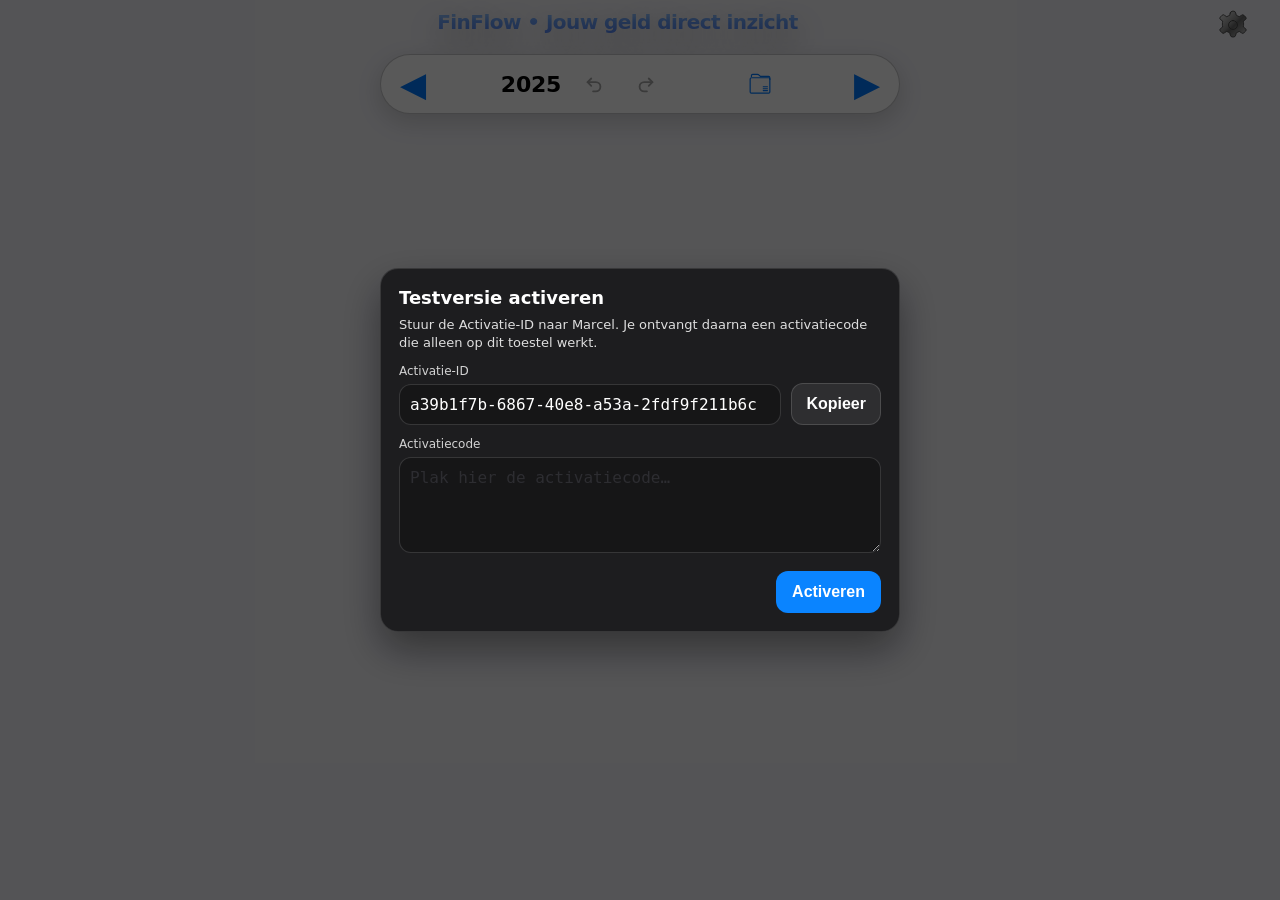
<file: index.html>
<!DOCTYPE html>
<html lang="nl">
<head>
  <meta charset="UTF-8" />
  <meta name="viewport" content="width=device-width, initial-scale=1, maximum-scale=1, user-scalable=no, viewport-fit=cover">
  <title>FinFlow</title>
  <link rel="stylesheet" href="app.css" />
  <link rel="stylesheet" href="styles/components/nav.css" />
  <link rel="manifest" href="./manifest.json" />
  <meta name="theme-color" content="#000000" />
  <link rel="apple-touch-icon" sizes="180x180" href="./images/apple-touch-icon.png" />
  <meta name="apple-mobile-web-app-capable" content="yes" />
  <meta name="mobile-web-app-capable" content="yes" />
  <meta name="apple-mobile-web-app-status-bar-style" content="black-translucent" />
  <link rel="icon" type="image/png" sizes="192x192" href="./images/icon-192.png" />
  <link rel="icon" type="image/png" sizes="512x512" href="./images/icon-512.png" />
</head>

<body>
  <script type="module">
    import { UNDO_SVG, REDO_SVG, GEAR_SVG, FOLDER_SVG } from "./scripts/ui/components/icons.js";
    
    document.addEventListener('DOMContentLoaded', () => {
      const undoBtn = document.getElementById('undoBtn');
      const redoBtn = document.getElementById('redoBtn');
      const mainsettings = document.getElementById('mainsettings');
      const settingsBtn = document.getElementById('settingsBtn');
      
      if (undoBtn) undoBtn.innerHTML = UNDO_SVG;
      if (redoBtn) redoBtn.innerHTML = REDO_SVG;
      if (redoBtn) redoBtn.innerHTML = REDO_SVG;
      if (mainsettings) mainsettings.innerHTML = GEAR_SVG;
      if (settingsBtn) settingsBtn.innerHTML = FOLDER_SVG;
    });
  </script>

  <div id="welcomeOverlay" class="ff-esc-disabled ff-popup-overlay ff-welcome-overlay ff-overlay-center hidden">
    <div class="ff-welcome-panel">
      <div class="welcome-logo">
        <img src="./images/logo.png" alt="FinFlow Logo" class="welcome-logo-img" />
      </div>
      <p class="ff-welcome-tagline" data-i18n="wizard.welcome.tagline"></p>
      <button id="welcomeStartBtn" class="ff-btn ff-btn--primary" data-i18n="wizard.welcome.button"></button>
    </div>
  </div>

  <!--
    Sticky top-area: header + nav-pill must stay in place while
    the year overview + month cards can be vertically swiped.
  -->
  <div id="ffTopArea" class="ff-top-area">

  <header style="position: relative; padding: calc(env(safe-area-inset-top, 0px) + 10px) 16px 10px 16px;">
    <h1 data-i18n="common.app_title" style="margin: 0; padding-right: 45px;"></h1>
    <button id="mainsettings" class="icon-btn" type="button" style="position: absolute; right: 16px; top: calc(env(safe-area-inset-top, 0px) + 10px); background: none; border: none; cursor: pointer;"></button>
  </header>

  <div id="devPanel" class="dev-panel" style="display:none;">
    <button id="devExportBtn" data-i18n="common.export_data"></button>
    <button id="devImportBtn" data-i18n="common.import_data"></button>
    <input type="file" id="importFileInput" accept="application/json" style="display:none;">
  </div>

  <div id="yearNavPill" class="nav-pill">
    <div id="navZoneLeft" class="nav-zone">
        <button id="prevYearBtn" class="year-arrow">◀</button>
    </div>

    <div id="navZoneCenter" class="nav-zone">
        <span id="currentYear">2025</span>
        <button id="undoBtn" class="icon-btn nav-icon-btn" type="button" disabled aria-disabled="true"></button>
        <button id="redoBtn" class="icon-btn nav-icon-btn" type="button" disabled aria-disabled="true"></button>
        <button id="scenariosBtn" class="icon-btn nav-icon-btn" type="button"></button>
        <button id="settingsBtn" class="icon-btn" type="button"></button>
    </div>

    <div id="navZoneRight" class="nav-zone">
        <button id="nextYearBtn" class="year-arrow">▶</button>
    </div>
  </div>

  </div>

  <!-- Scroll container: ONLY this area should scroll on vertical swipe -->
  <main id="ffScrollArea" class="ff-scroll-area">

  <div class="table-container ff-year-cards-container">
    <table class="year-grid ff-year-cards-table"> 
      <thead>
        <tr>
          <th data-i18n="table.headers.month"></th>
          <th data-i18n="table.headers.income"></th>
          <th data-i18n="table.headers.expense"></th>
          <th class="saving-cell" data-i18n="table.headers.savings"></th>
          <th data-i18n="table.headers.bank_balance"></th> 
          <th data-i18n="table.headers.savings_balance"></th> 
        </tr>
      </thead>
      <tbody id="yearTableBody"></tbody>
      <tfoot>
        <tr id="yearTotalRow"></tr> 
      </tfoot>
    </table>
  </div>

  </main>

  <div id="setupOverlay" class="ff-popup-overlay ff-popup-overlay--wizard" style="display:none;">
    <div id="setupSheet" class="ff-popup ff-popup--wizard ff-popup--beginsaldo">
      <div class="ff-popup__header">
        <h2 id="setupTitle" class="ff-popup__title" data-i18n="wizard.steps.balance_title"></h2>
      </div>
      <div class="ff-popup__body">
        <label class="ff-field ff-field--full">
          <span class="ff-field__label" data-i18n="common.bank_account"></span>
          <input id="setupBankInput" type="number" inputmode="decimal" step="0.01" min="0" class="ff-input ff-input--number ff-input--beginsaldo" />
        </label>
        <p class="ff-popup__hint" data-i18n="wizard.steps.balance_desc"></p>
      </div>
      <div class="ff-popup__footer">
        <button type="button" id="setupCancelBtn" class="ff-btn ff-btn--secondary" data-i18n="common.cancel"></button>
        <button type="button" id="setupSaveBtn" class="ff-btn ff-btn--primary" data-i18n="common.save"></button>
      </div>
    </div>
  </div>

  <div id="sheetOverlay" class="ff-popup-overlay" style="display: none;">
    <div id="sheetForm"></div>
  </div>

  <script type="module" src="scripts/main.js"></script>

  <script>
    document.getElementById("mainsettings").onclick = () => {
      const p = document.getElementById("devPanel");
      p.style.display = (p.style.display === "none" || p.style.display === "") ? "block" : "none";
    };
  </script>
</body>
</html>
</file>
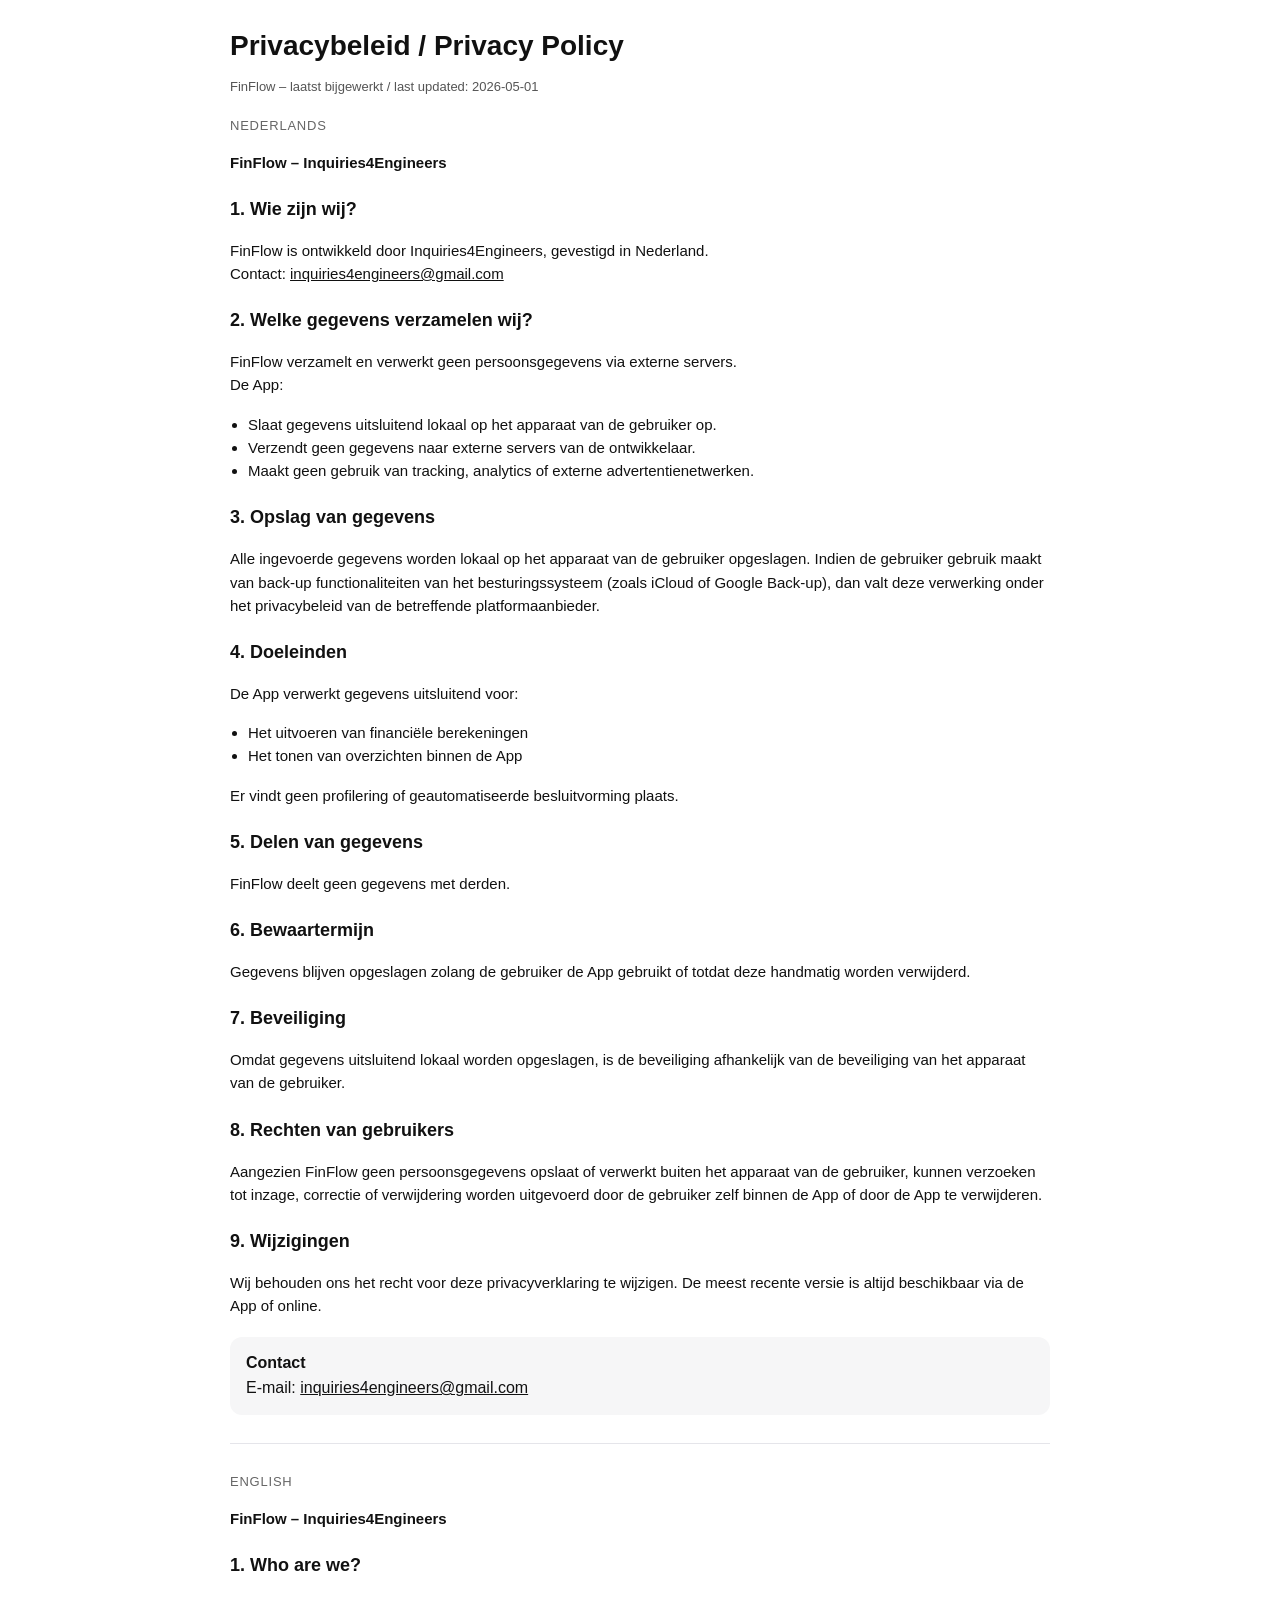
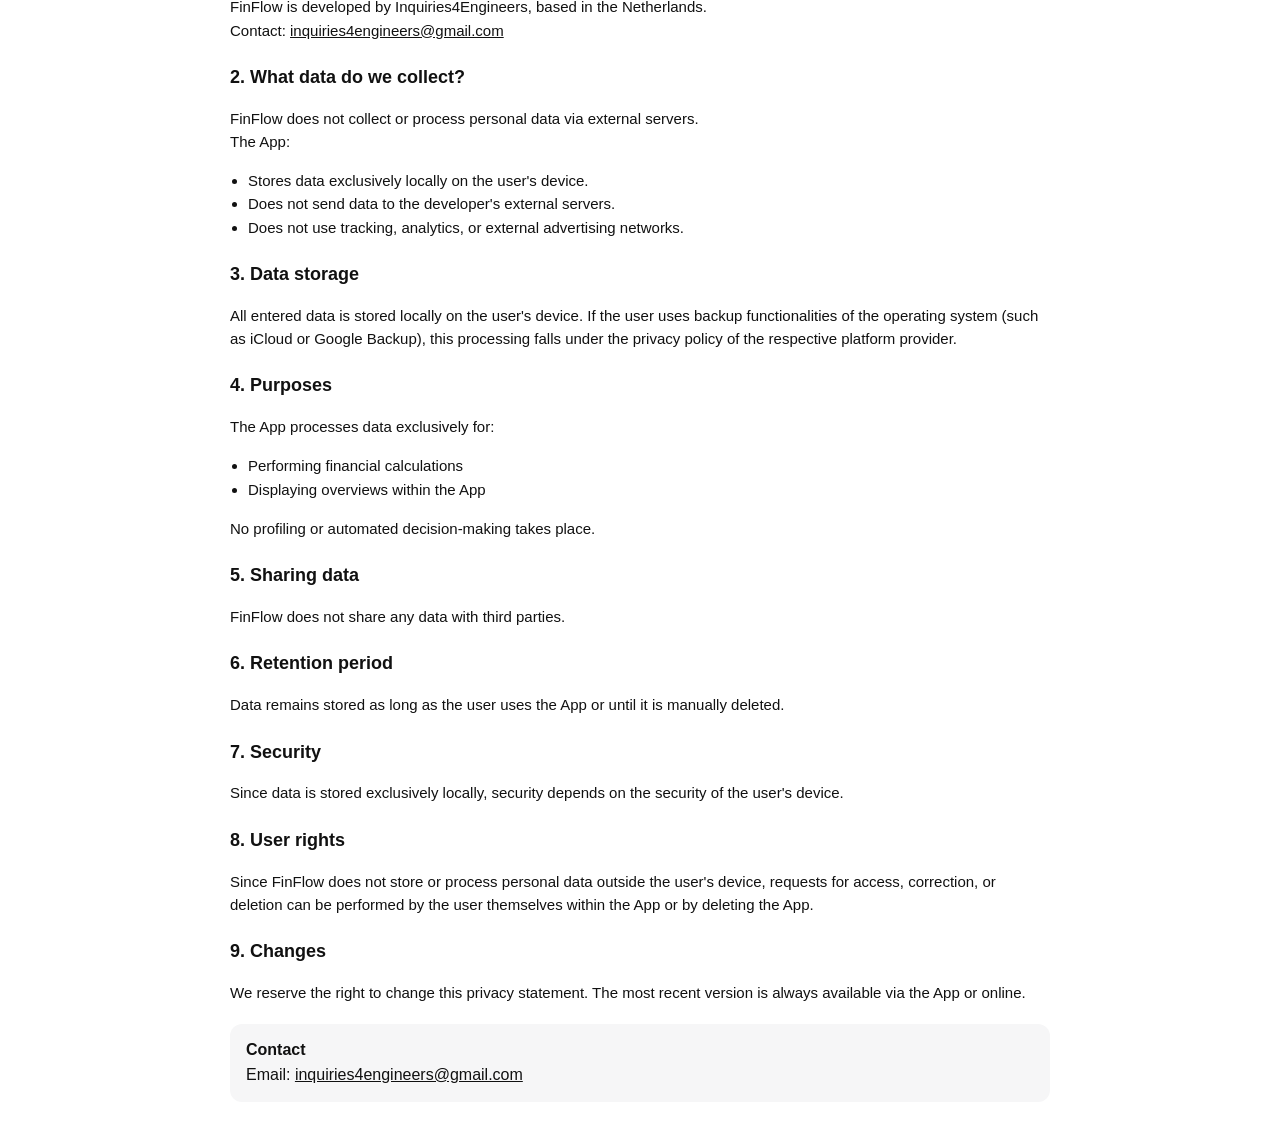
<file: lang/privacy.html>
<!doctype html>
<html lang="nl">
<head>
  <meta charset="utf-8" />
  <meta name="viewport" content="width=device-width, initial-scale=1" />
  <title>FinFlow – Privacybeleid / Privacy Policy</title>
  <style>
    body { font-family: -apple-system, BlinkMacSystemFont, "Segoe UI", Roboto, Arial, sans-serif; line-height: 1.55; margin: 0; padding: 24px; color: #111; background: #fff; }
    main { max-width: 820px; margin: 0 auto; }
    h1 { font-size: 28px; margin: 0 0 10px; }
    h2 { font-size: 18px; margin: 22px 0 8px; }
    p, li { font-size: 15px; }
    ul { padding-left: 18px; }
    .meta { color: #555; font-size: 13px; margin-bottom: 18px; }
    a { color: inherit; }
    .box { background: #f6f6f7; border-radius: 12px; padding: 14px 16px; }
    .divider { margin: 28px 0; border: 0; border-top: 1px solid #e5e5ea; }
    .lang-label { font-size: 13px; color: #666; margin: 0 0 6px; text-transform: uppercase; letter-spacing: .06em; }
    .ff-topbar { position: sticky; top: 0; z-index: 10; background: #fff; border-bottom: 1px solid #e5e5ea; padding: 10px 12px; }
    .ff-topbar__inner { max-width: 820px; margin: 0 auto; display: flex; align-items: center; gap: 10px; }
    .ff-topbar__btn { -webkit-appearance: none; appearance: none; border: 1px solid #d1d1d6; background: #f6f6f7; color: #111; border-radius: 10px; padding: 8px 10px; font-size: 14px; font-weight: 600; cursor: pointer; }
    .ff-topbar__title { font-size: 14px; color: #555; }
  </style>
</head>
<body>
  <main>
    <h1>Privacybeleid / Privacy Policy</h1>
    <div class="meta">FinFlow – laatst bijgewerkt / last updated: <span id="lastUpdated">2026-05-01</span></div>

    <div>
      <div class="lang-label">Nederlands</div>
      <p><strong>FinFlow – Inquiries4Engineers</strong></p>

      <h2>1. Wie zijn wij?</h2>
      <p>FinFlow is ontwikkeld door Inquiries4Engineers, gevestigd in Nederland.<br />Contact: <a href="mailto:inquiries4engineers@gmail.com">inquiries4engineers@gmail.com</a></p>

      <h2>2. Welke gegevens verzamelen wij?</h2>
      <p>FinFlow verzamelt en verwerkt geen persoonsgegevens via externe servers.<br />De App:</p>
      <ul>
        <li>Slaat gegevens uitsluitend lokaal op het apparaat van de gebruiker op.</li>
        <li>Verzendt geen gegevens naar externe servers van de ontwikkelaar.</li>
        <li>Maakt geen gebruik van tracking, analytics of externe advertentienetwerken.</li>
      </ul>

      <h2>3. Opslag van gegevens</h2>
      <p>Alle ingevoerde gegevens worden lokaal op het apparaat van de gebruiker opgeslagen. Indien de gebruiker gebruik maakt van back-up functionaliteiten van het besturingssysteem (zoals iCloud of Google Back-up), dan valt deze verwerking onder het privacybeleid van de betreffende platformaanbieder.</p>

      <h2>4. Doeleinden</h2>
      <p>De App verwerkt gegevens uitsluitend voor:</p>
      <ul>
        <li>Het uitvoeren van financiële berekeningen</li>
        <li>Het tonen van overzichten binnen de App</li>
      </ul>
      <p>Er vindt geen profilering of geautomatiseerde besluitvorming plaats.</p>

      <h2>5. Delen van gegevens</h2>
      <p>FinFlow deelt geen gegevens met derden.</p>

      <h2>6. Bewaartermijn</h2>
      <p>Gegevens blijven opgeslagen zolang de gebruiker de App gebruikt of totdat deze handmatig worden verwijderd.</p>

      <h2>7. Beveiliging</h2>
      <p>Omdat gegevens uitsluitend lokaal worden opgeslagen, is de beveiliging afhankelijk van de beveiliging van het apparaat van de gebruiker.</p>

      <h2>8. Rechten van gebruikers</h2>
      <p>Aangezien FinFlow geen persoonsgegevens opslaat of verwerkt buiten het apparaat van de gebruiker, kunnen verzoeken tot inzage, correctie of verwijdering worden uitgevoerd door de gebruiker zelf binnen de App of door de App te verwijderen.</p>

      <h2>9. Wijzigingen</h2>
      <p>Wij behouden ons het recht voor deze privacyverklaring te wijzigen. De meest recente versie is altijd beschikbaar via de App of online.</p>

      <div class="box" style="margin-top:20px;">
        <strong>Contact</strong><br />
        E-mail: <a href="mailto:inquiries4engineers@gmail.com">inquiries4engineers@gmail.com</a>
      </div>
    </div>

    <hr class="divider" />

    <div lang="en">
      <div class="lang-label">English</div>
      <p><strong>FinFlow – Inquiries4Engineers</strong></p>

      <h2>1. Who are we?</h2>
      <p>FinFlow is developed by Inquiries4Engineers, based in the Netherlands.<br />Contact: <a href="mailto:inquiries4engineers@gmail.com">inquiries4engineers@gmail.com</a></p>

      <h2>2. What data do we collect?</h2>
      <p>FinFlow does not collect or process personal data via external servers.<br />The App:</p>
      <ul>
        <li>Stores data exclusively locally on the user's device.</li>
        <li>Does not send data to the developer's external servers.</li>
        <li>Does not use tracking, analytics, or external advertising networks.</li>
      </ul>

      <h2>3. Data storage</h2>
      <p>All entered data is stored locally on the user's device. If the user uses backup functionalities of the operating system (such as iCloud or Google Backup), this processing falls under the privacy policy of the respective platform provider.</p>

      <h2>4. Purposes</h2>
      <p>The App processes data exclusively for:</p>
      <ul>
        <li>Performing financial calculations</li>
        <li>Displaying overviews within the App</li>
      </ul>
      <p>No profiling or automated decision-making takes place.</p>

      <h2>5. Sharing data</h2>
      <p>FinFlow does not share any data with third parties.</p>

      <h2>6. Retention period</h2>
      <p>Data remains stored as long as the user uses the App or until it is manually deleted.</p>

      <h2>7. Security</h2>
      <p>Since data is stored exclusively locally, security depends on the security of the user's device.</p>

      <h2>8. User rights</h2>
      <p>Since FinFlow does not store or process personal data outside the user's device, requests for access, correction, or deletion can be performed by the user themselves within the App or by deleting the App.</p>

      <h2>9. Changes</h2>
      <p>We reserve the right to change this privacy statement. The most recent version is always available via the App or online.</p>

      <div class="box" style="margin-top:20px;">
        <strong>Contact</strong><br />
        Email: <a href="mailto:inquiries4engineers@gmail.com">inquiries4engineers@gmail.com</a>
      </div>
    </div>
  </main>

  <script>
    document.getElementById("lastUpdated").textContent = "2026-05-01";
  </script>

  <script>
  (function () {
    try {
      var params = new URLSearchParams(window.location.search || "");
      if (params.get("from") !== "finflow") return;

      var bar = document.createElement("div");
      bar.className = "ff-topbar";
      bar.innerHTML = '<div class="ff-topbar__inner">' +
        '<button type="button" class="ff-topbar__btn" id="ffBackBtn">Terug naar FinFlow / Back to FinFlow</button>' +
        '<span class="ff-topbar__title">Privacybeleid / Privacy Policy</span>' +
      '</div>';

      document.body.insertBefore(bar, document.body.firstChild);

      var btn = document.getElementById("ffBackBtn");
      if (!btn) return;

      btn.addEventListener("click", function () {
        if (window.history && window.history.length > 1) {
          window.history.back();
          return;
        }
        window.location.href = "../index.html";
      });
    } catch (e) {}
  })();
  </script>
</body>
</html>
</file>
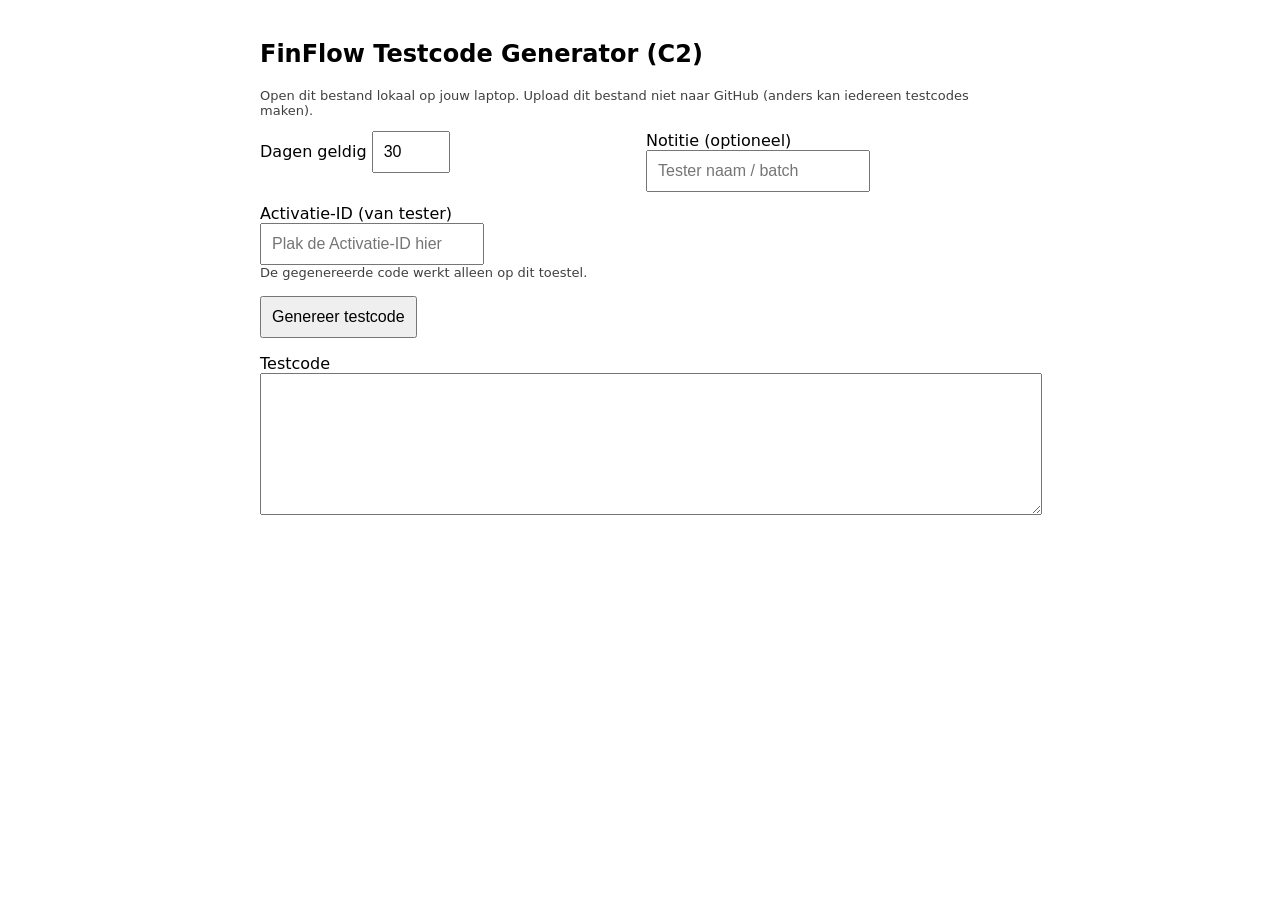
<file: tools/ff-gen-9xK4Q2.html>
<!doctype html>
<html lang="nl">
<head>
  <meta charset="utf-8"/>
  <meta name="viewport" content="width=device-width, initial-scale=1, maximum-scale=1"/>
  <title>FinFlow Testcode Generator (C2)</title>
  <style>
    body{font-family: -apple-system, system-ui, Segoe UI, Roboto, Arial; padding:20px; max-width: 760px; margin:0 auto;}
    input, textarea, button{font-size:16px; padding:10px;}
    .row{display:flex; gap:12px; flex-wrap:wrap;}
    .col{flex:1 1 260px;}
    textarea{width:100%; height:120px;}
    button{cursor:pointer;}
    .hint{opacity:.75; font-size:13px;}
    .code{font-family: ui-monospace, SFMono-Regular, Menlo, monospace;}
  </style>
</head>
<body>
  <h2>FinFlow Testcode Generator (C2)</h2>
  <p class="hint">Open dit bestand lokaal op jouw laptop. Upload dit bestand niet naar GitHub (anders kan iedereen testcodes maken).</p>

  <div class="row">
    <div class="col">
      <label>Dagen geldig</label<br/>
      <input id="days" type="number" value="30" min="1" max="365"/>
    </div>
    <div class="col">
      <label>Notitie (optioneel)</label><br/>
      <input id="note" type="text" placeholder="Tester naam / batch"/>
    </div>
    <div class="col">
      <label>Activatie-ID (van tester)</label><br/>
      <input id="deviceId" type="text" placeholder="Plak de Activatie-ID hier"/>
      <div class="hint">De gegenereerde code werkt alleen op dit toestel.</div>
    </div>
  </div>

  <p></p>
  <button id="gen">Genereer testcode</button>

  <p></p>
  <label>Testcode</label>
  <textarea id="out" class="code" readonly></textarea>

  <script type="module">
    const SECRET = "FF_TEST_SECRET_V1_CHANGE_ME";
    function base64UrlEncode(str) {
      const b64 = btoa(unescape(encodeURIComponent(str)));
      return b64.replace(/\+/g,'-').replace(/\//g,'_').replace(/=+$/,'');
    }
    async function hmacSha256Base64Url(messageB64Url) {
  // Prefer WebCrypto when available (secure contexts), otherwise fall back to a pure-JS implementation.
  try {
    if (typeof crypto !== "undefined" && crypto.subtle) {
      const enc = new TextEncoder();
      const key = await crypto.subtle.importKey(
        "raw",
        enc.encode(SECRET),
        { name: "HMAC", hash: "SHA-256" },
        false,
        ["sign","verify"]
      );
      const sig = await crypto.subtle.sign("HMAC", key, enc.encode(messageB64Url));
      const bytes = new Uint8Array(sig);
      let binary = "";
      for (let i=0;i<bytes.length;i++) binary += String.fromCharCode(bytes[i]);
      return btoa(binary).replace(/\+/g,'-').replace(/\//g,'_').replace(/=+$/,'');
    }
  } catch (e) {
    // fall through to JS implementation
  }

  // --- Pure JS SHA-256 + HMAC (works on http:// IP / file:// where WebCrypto may be unavailable) ---
  const enc = new TextEncoder();
  const keyBytes = enc.encode(SECRET);
  const msgBytes = enc.encode(messageB64Url);

  function rotr(n, x) { return (x >>> n) | (x << (32 - n)); }

  function sha256(bytes) {
    const K = new Uint32Array([
      0x428a2f98,0x71374491,0xb5c0fbcf,0xe9b5dba5,0x3956c25b,0x59f111f1,0x923f82a4,0xab1c5ed5,
      0xd807aa98,0x12835b01,0x243185be,0x550c7dc3,0x72be5d74,0x80deb1fe,0x9bdc06a7,0xc19bf174,
      0xe49b69c1,0xefbe4786,0x0fc19dc6,0x240ca1cc,0x2de92c6f,0x4a7484aa,0x5cb0a9dc,0x76f988da,
      0x983e5152,0xa831c66d,0xb00327c8,0xbf597fc7,0xc6e00bf3,0xd5a79147,0x06ca6351,0x14292967,
      0x27b70a85,0x2e1b2138,0x4d2c6dfc,0x53380d13,0x650a7354,0x766a0abb,0x81c2c92e,0x92722c85,
      0xa2bfe8a1,0xa81a664b,0xc24b8b70,0xc76c51a3,0xd192e819,0xd6990624,0xf40e3585,0x106aa070,
      0x19a4c116,0x1e376c08,0x2748774c,0x34b0bcb5,0x391c0cb3,0x4ed8aa4a,0x5b9cca4f,0x682e6ff3,
      0x748f82ee,0x78a5636f,0x84c87814,0x8cc70208,0x90befffa,0xa4506ceb,0xbef9a3f7,0xc67178f2
    ]);

    const H = new Uint32Array([
      0x6a09e667,0xbb67ae85,0x3c6ef372,0xa54ff53a,
      0x510e527f,0x9b05688c,0x1f83d9ab,0x5be0cd19
    ]);

    const l = bytes.length;
    const bitLenHi = Math.floor((l * 8) / 0x100000000);
    const bitLenLo = (l * 8) >>> 0;

    // pad
    const withOne = new Uint8Array(l + 1);
    withOne.set(bytes, 0);
    withOne[l] = 0x80;

    let paddedLen = withOne.length;
    while ((paddedLen % 64) !== 56) paddedLen++;
    const padded = new Uint8Array(paddedLen + 8);
    padded.set(withOne, 0);

    // length big-endian
    padded[paddedLen + 0] = (bitLenHi >>> 24) & 0xff;
    padded[paddedLen + 1] = (bitLenHi >>> 16) & 0xff;
    padded[paddedLen + 2] = (bitLenHi >>>  8) & 0xff;
    padded[paddedLen + 3] = (bitLenHi >>>  0) & 0xff;
    padded[paddedLen + 4] = (bitLenLo >>> 24) & 0xff;
    padded[paddedLen + 5] = (bitLenLo >>> 16) & 0xff;
    padded[paddedLen + 6] = (bitLenLo >>>  8) & 0xff;
    padded[paddedLen + 7] = (bitLenLo >>>  0) & 0xff;

    const W = new Uint32Array(64);

    for (let i = 0; i < padded.length; i += 64) {
      for (let t = 0; t < 16; t++) {
        const j = i + t * 4;
        W[t] = ((padded[j] << 24) | (padded[j+1] << 16) | (padded[j+2] << 8) | (padded[j+3])) >>> 0;
      }
      for (let t = 16; t < 64; t++) {
        const s0 = (rotr(7, W[t-15]) ^ rotr(18, W[t-15]) ^ (W[t-15] >>> 3)) >>> 0;
        const s1 = (rotr(17, W[t-2]) ^ rotr(19, W[t-2]) ^ (W[t-2] >>> 10)) >>> 0;
        W[t] = (W[t-16] + s0 + W[t-7] + s1) >>> 0;
      }

      let a=H[0], b=H[1], c=H[2], d=H[3], e=H[4], f=H[5], g=H[6], h=H[7];

      for (let t=0;t<64;t++) {
        const S1 = (rotr(6,e) ^ rotr(11,e) ^ rotr(25,e)) >>> 0;
        const ch = ((e & f) ^ (~e & g)) >>> 0;
        const temp1 = (h + S1 + ch + K[t] + W[t]) >>> 0;
        const S0 = (rotr(2,a) ^ rotr(13,a) ^ rotr(22,a)) >>> 0;
        const maj = ((a & b) ^ (a & c) ^ (b & c)) >>> 0;
        const temp2 = (S0 + maj) >>> 0;

        h=g; g=f; f=e; e=(d + temp1) >>> 0;
        d=c; c=b; b=a; a=(temp1 + temp2) >>> 0;
      }

      H[0]=(H[0]+a)>>>0; H[1]=(H[1]+b)>>>0; H[2]=(H[2]+c)>>>0; H[3]=(H[3]+d)>>>0;
      H[4]=(H[4]+e)>>>0; H[5]=(H[5]+f)>>>0; H[6]=(H[6]+g)>>>0; H[7]=(H[7]+h)>>>0;
    }

    const out = new Uint8Array(32);
    for (let i=0;i<8;i++){
      out[i*4+0]=(H[i]>>>24)&0xff;
      out[i*4+1]=(H[i]>>>16)&0xff;
      out[i*4+2]=(H[i]>>>8)&0xff;
      out[i*4+3]=(H[i]>>>0)&0xff;
    }
    return out;
  }

  function hmacSha256(key, msg) {
    const blockSize = 64;
    let k = key;
    if (k.length > blockSize) k = sha256(k);
    const oKeyPad = new Uint8Array(blockSize);
    const iKeyPad = new Uint8Array(blockSize);
    oKeyPad.fill(0x5c);
    iKeyPad.fill(0x36);
    for (let i=0;i<k.length;i++){
      oKeyPad[i] ^= k[i];
      iKeyPad[i] ^= k[i];
    }
    const inner = new Uint8Array(iKeyPad.length + msg.length);
    inner.set(iKeyPad,0);
    inner.set(msg,iKeyPad.length);
    const innerHash = sha256(inner);

    const outer = new Uint8Array(oKeyPad.length + innerHash.length);
    outer.set(oKeyPad,0);
    outer.set(innerHash,oKeyPad.length);
    return sha256(outer);
  }

  const sigBytes = hmacSha256(keyBytes, msgBytes);
  let binary = "";
  for (let i=0;i<sigBytes.length;i++) binary += String.fromCharCode(sigBytes[i]);
  return btoa(binary).replace(/\+/g,'-').replace(/\//g,'_').replace(/=+$/,'');
}
    document.getElementById("gen").addEventListener("click", async () => {
      const days = Math.max(1, Math.min(365, Number(document.getElementById("days").value) || 30));
      const note = String(document.getElementById("note").value || "").trim();
      const iat = Date.now();
      const exp = iat + days * 24 * 60 * 60 * 1000;
      const deviceId = String(document.getElementById("deviceId").value || "").trim();
      if (!deviceId) {
        alert("Vul eerst de Activatie-ID in (van tester).");
        return;
      }
      const payload = { iat, exp, note, deviceId };
      const payloadB64Url = base64UrlEncode(JSON.stringify(payload));
      const sigB64Url = await hmacSha256Base64Url(payloadB64Url);
      const token = payloadB64Url + "." + sigB64Url;
      document.getElementById("out").value = token;
    });
  </script>
</body>
</html>
</file>
<file: app.css>
/* app.css - ENIGE entrypoint */

@import url("./styles/applecolors.css");
@import url("./styles/base.css");
@import url("./styles/utilities.css");

@import url("./styles/components/popup.css");
@import url("./styles/components/table.css");
@import url("./styles/components/nav.css");
@import url("./styles/components/welcome.css");
@import url("./styles/components/helpcloud.css");

/* ===== Apple-premium header title: blue + glossy sheen ===== */

header h1 {
  /* basis typografie blijft zoals je al had; dit blok voegt ‘polish’ toe */
  font-weight: 680;
  letter-spacing: -0.55px;

  /* Blue glass gradient + highlight streak */
  background-image:
    /* sheen/streak */
    linear-gradient(115deg,
      rgba(255,255,255,0.00) 0%,
      rgba(255,255,255,0.26) 18%,
      rgba(255,255,255,0.00) 36%,
      rgba(255,255,255,0.00) 100%
    ),
    /* main blue gradient */
    linear-gradient(180deg,
      rgba(165, 208, 255, 0.98) 0%,
      rgba(92, 156, 255, 0.92) 46%,
      rgba(58, 118, 255, 0.86) 100%
    );

  -webkit-background-clip: text;
  background-clip: text;
  color: transparent;

  /* depth */
  text-shadow:
    0 12px 30px rgba(0, 0, 0, 0.42),
    0 1px 0 rgba(255, 255, 255, 0.06);
}

/* Optioneel: iets meer “premium” spacing rond header */
header {
  padding-top: 14px;
  padding-bottom: 10px;
}

/* Center header content perfectly */
header {
  display: flex;
  justify-content: center;
  align-items: center;
  text-align: center;
}

/* Ensure the title itself stays centered */
header h1 {
  text-align: center;
  width: 100%;
  margin: 0 auto;
}

/* Tandwiel groter / kleiner maken */
#mainsettings {
  width: 30px !important;   /* De knop wordt groter */
  height: 30px !important;
  padding: 0px !important;  /* Bijna geen padding, zodat het tandwiel de ruimte vult */
  display: flex !important;
  align-items: center;
  justify-content: center;
  background: transparent !important; /* Verwijder de grijze achtergrond */
  border: none !important;             /* Verwijder eventuele randen */
  outline: none !important;            /* Verwijder focus kaders */
  box-shadow: none !important;         /* Verwijder eventuele schaduw */
}

#mainsettings svg {
  width: 100% !important;   /* Dwingt de SVG om volledige aantal px te gebruiken */
  height: 100% !important;
  display: block;
}


/* ============================================================
   iOS: voorkom dubbel-tap zoom (app-gevoel)
   - Viewport user-scalable=no blokkeert zoom.
   - touch-action: manipulation voorkomt double-tap zoom op moderne browsers.
   ============================================================ */
html, body {
  touch-action: manipulation;
  -webkit-text-size-adjust: 100%;
}

a, button, input, textarea, select, label, .nav-pill, .nav-zone, .year-arrow {
  touch-action: manipulation;
  -webkit-tap-highlight-color: transparent;
}

/* ============================================================
   LAYOUT: header + nav-pill stay fixed, content scrolls
   - Vertical swipe must scroll ONLY the year/month content.
   ============================================================ */

html, body {
  height: 100%;
}

body {
  /* override base.css padding so the top-area + scroll-area can be controlled */
  padding: 0 !important;

  /* prevent the browser/body from scrolling; only the scroll-area may scroll */
  overflow: hidden;

  display: flex;
  flex-direction: column;

  /* iOS safe: use dynamic viewport height when supported */
  height: 100dvh;
}

.ff-top-area {
  flex: 0 0 auto;
  /* match content inset */
  padding: 0 16px;
  box-sizing: border-box;
}

.ff-scroll-area {
  flex: 1 1 auto;
  overflow-y: auto;
  -webkit-overflow-scrolling: touch;

  /* keep the same left/right spacing as before (was body padding: 16px) */
  padding: 0 16px 16px 16px;
}

/* In this layout the nav-pill is in the fixed top-area, so it must NOT be sticky */
.ff-top-area .nav-pill {
  position: relative !important;
  top: auto !important;
}
</file>
<file: styles/components/nav.css>
/* styles/components/nav.css */

/* ============================================================ */
/* NAV-PILL: JAARNAVIGATIE                                      */
/* ============================================================ */

.nav-pill {
  /* Zorg dat padding de breedte niet opdrijft */
  box-sizing: border-box !important;
  position: sticky;
  top: calc(env(safe-area-inset-top, 0px) + 10px);
  z-index: 1000;

  display: flex;
  align-items: center;

  background: var(--apple-bg-secondary) !important;
  border: 1px solid var(--apple-separator) !important;
  border-radius: 999px;

  /* Iets meer marge op mobiel voor stabiliteit */
  width: min(520px, calc(100% - 20px));
  height: 60px;
  margin: 10px auto;

  padding: 0 4px;
  overflow: hidden;

  box-shadow: 0 8px 24px rgba(0, 0, 0, 0.16);
}

/* Basis zone */
.nav-zone {
  height: 100%;
  display: flex;
  align-items: center;
  justify-content: center;
  box-sizing: border-box;
}

/* Links/rechts: vaste slots, maar kleiner op iPhone voor meer ruimte in het midden */
#navZoneLeft,
#navZoneRight {
  /* Op laptops 56px, op iPhone schaalt dit naar 44px (minimum touch target) */
  flex: 0 0 clamp(44px, 12vw, 56px);
  cursor: pointer;
}

/* Midden: krijgt alle resterende ruimte */
#navZoneCenter {
  flex: 1 1 auto;
  min-width: 0; 
  cursor: default;

  display: flex;
  align-items: center;
  justify-content: center;

  /* Iets krapper op mobiel zodat knoppen niet buiten beeld vallen */
  gap: clamp(4px, 2.5vw, 14px);
  padding: 0 clamp(2px, 1.5vw, 10px);
}

/* Pijlen: vaste tap target */
.nav-pill .year-arrow {
  all: unset !important;

  /* Gebruik de volledige breedte van de zij-zone */
  width: 100% !important;
  height: 44px !important;

  display: flex !important;
  align-items: center !important;
  justify-content: center !important;

  color: var(--apple-blue) !important;

  /* Schaalt mee met schermbreedte */
  font-size: clamp(24px, 6vw, 34px) !important;

  line-height: 1 !important;
  font-weight: 900 !important;

  cursor: pointer !important;
  text-align: center !important;
  -webkit-tap-highlight-color: transparent;
}

.nav-pill .year-arrow:active {
  transform: scale(0.96);
}

/* Jaar */
#currentYear {
  color: var(--apple-label) !important;
  font-weight: 800;

  /* Iets compacter op kleine iPhones */
  font-size: clamp(16px, 4.5vw, 22px);

  min-width: fit-content;
  white-space: nowrap;

  text-align: center;
  letter-spacing: -0.2px;
  cursor: default;
}

/* Undo/Redo & Settings */
#undoBtn,
#redoBtn,
#scenariosBtn,
#settingsBtn {
  all: unset;
  
  /* Iets compacter op mobiel */
  width: clamp(32px, 8vw, 38px);
  height: clamp(32px, 8vw, 38px);

  display: flex;
  align-items: center;
  justify-content: center;

  color: var(--apple-blue) !important;
  cursor: pointer;
  border-radius: 999px;
  -webkit-tap-highlight-color: transparent;
  /* Voorkomt dat knoppen 'geplet' worden op kleine schermen */
  flex-shrink: 0;
}

#undoBtn .nav-icon,
#redoBtn .nav-icon,
#scenariosBtn svg,
#settingsBtn svg {
  width: 22px;
  height: 22px;
  display: block;
}

#undoBtn:active,
#redoBtn:active,
#scenariosBtn:active,
#settingsBtn:active {
  transform: scale(0.96);
}

#undoBtn[disabled],
#redoBtn[disabled] {
  opacity: 0.35;
  cursor: default;
  transform: none;
  color: var(--apple-label-tertiary) !important;
  pointer-events: none;
}


/* Scenarios icon uses same premium purple as the Scenarios sheet header */
#scenariosBtn {
  color: rgb(175, 82, 222) !important;
}

/* Calculator (scenarios) button: slightly larger + a bit wider */
#scenariosBtn {
  width: clamp(38px, 9.5vw, 48px);
  height: clamp(34px, 8.5vw, 42px);
}

#scenariosBtn svg {
  width: 24px;
  height: 24px;
}
/* Highlight states (Alle regels behouden) */
.nav-pill.highlight-left,
.nav-pill.highlight-right {
  background-color: var(--apple-blue) !important;
  border-color: transparent !important;
}

.nav-pill.highlight-left .year-arrow,
.nav-pill.highlight-right .year-arrow,
.nav-pill.highlight-left #currentYear,
.nav-pill.highlight-right #currentYear,
.nav-pill.highlight-left #settingsBtn,
.nav-pill.highlight-right #settingsBtn,
  .nav-pill.highlight-left #undoBtn,
  .nav-pill.highlight-right #undoBtn,
  .nav-pill.highlight-left #redoBtn,
  .nav-pill.highlight-right #redoBtn,
  .nav-pill.highlight-left #scenariosBtn,
  .nav-pill.highlight-right #scenariosBtn {
  color: #ffffff !important;
}

/* Disabled wins, even during highlight */
.nav-pill.highlight-left #undoBtn[disabled],
.nav-pill.highlight-left #redoBtn[disabled],
.nav-pill.highlight-right #undoBtn[disabled],
.nav-pill.highlight-right #redoBtn[disabled] {
  color: var(--apple-label-tertiary) !important;
  opacity: 0.35;
  pointer-events: none;
}

/* Extra krappe schermen (zoals iPhone SE of Display Zoom) */
@media (max-width: 380px) {
  #navZoneCenter { 
    gap: 4px; 
    padding: 0 2px; 
  }
}

/* Wizard blokkade (Alle regels behouden) */
body.wizard-active .nav-pill,
body.wizard-active .navpil {
  display: none !important;
}

body.wizard-active .table-container {
  display: none !important;
}
</file>
